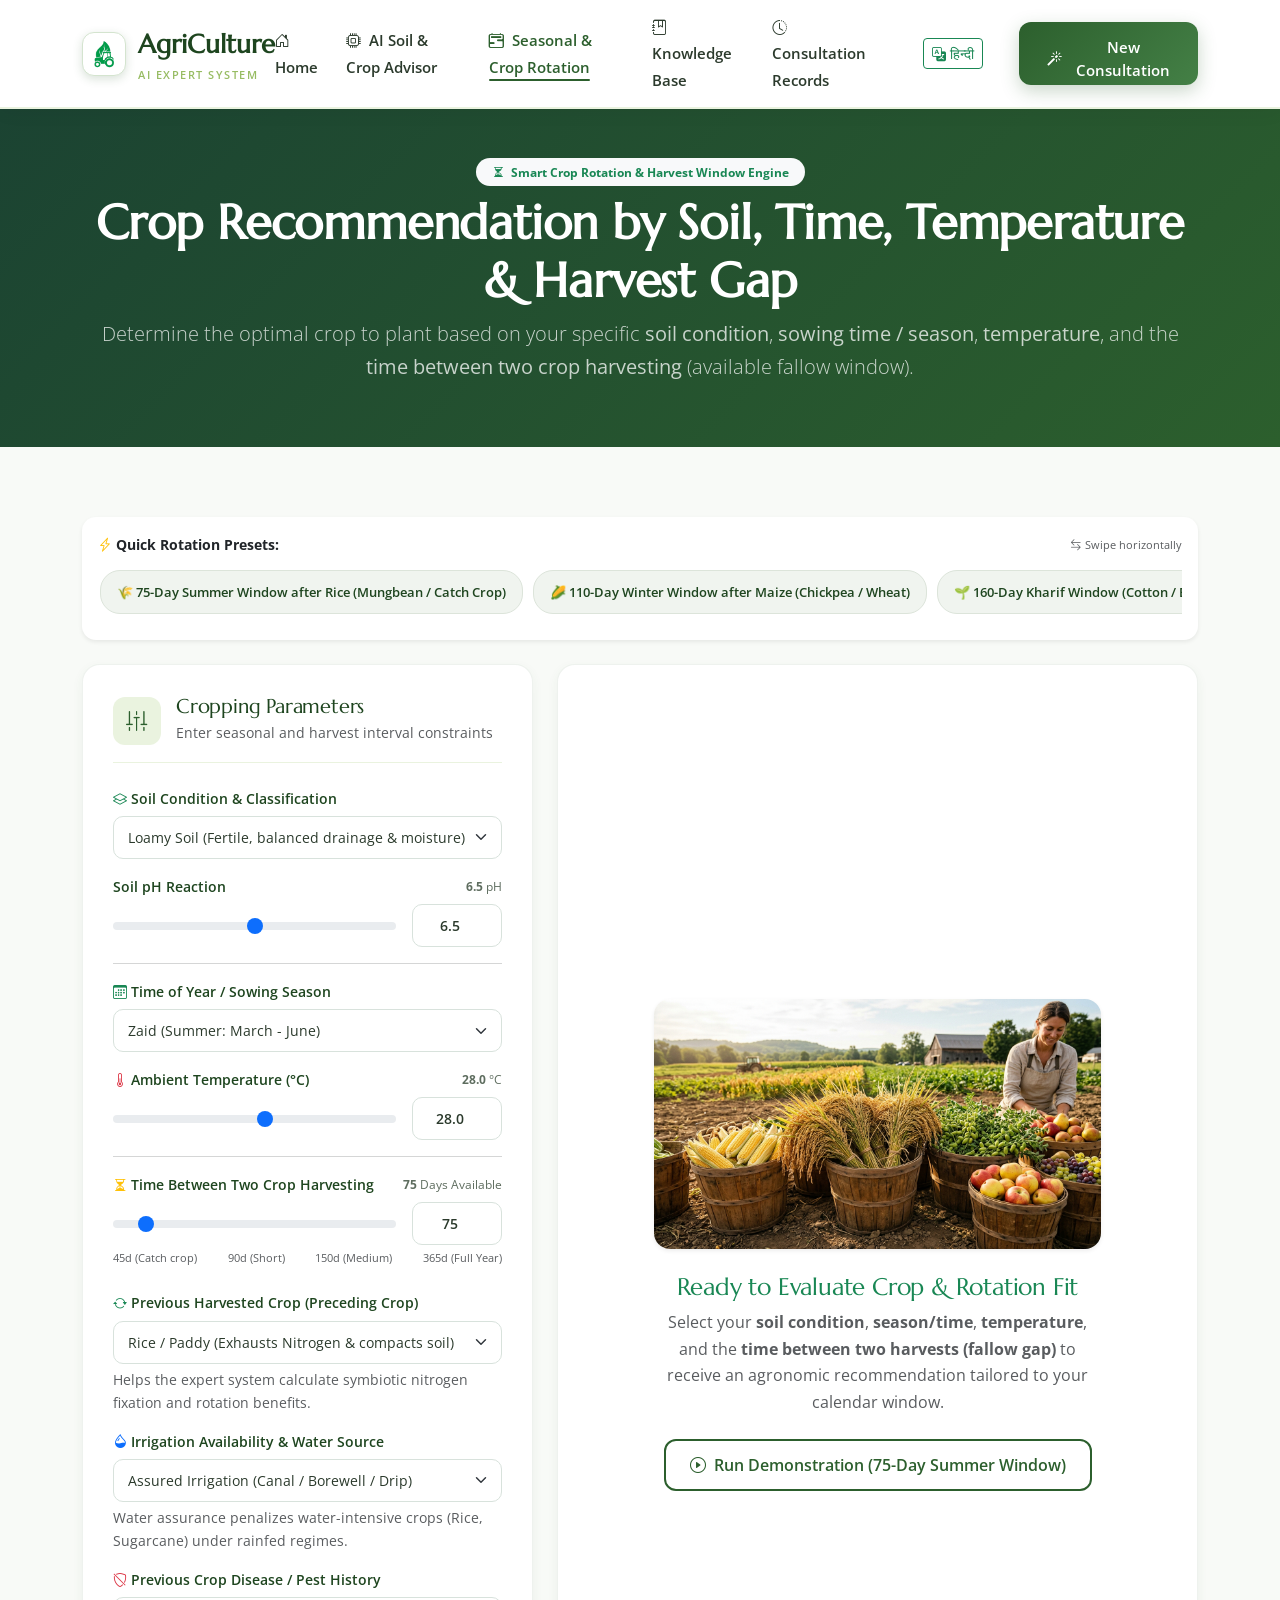
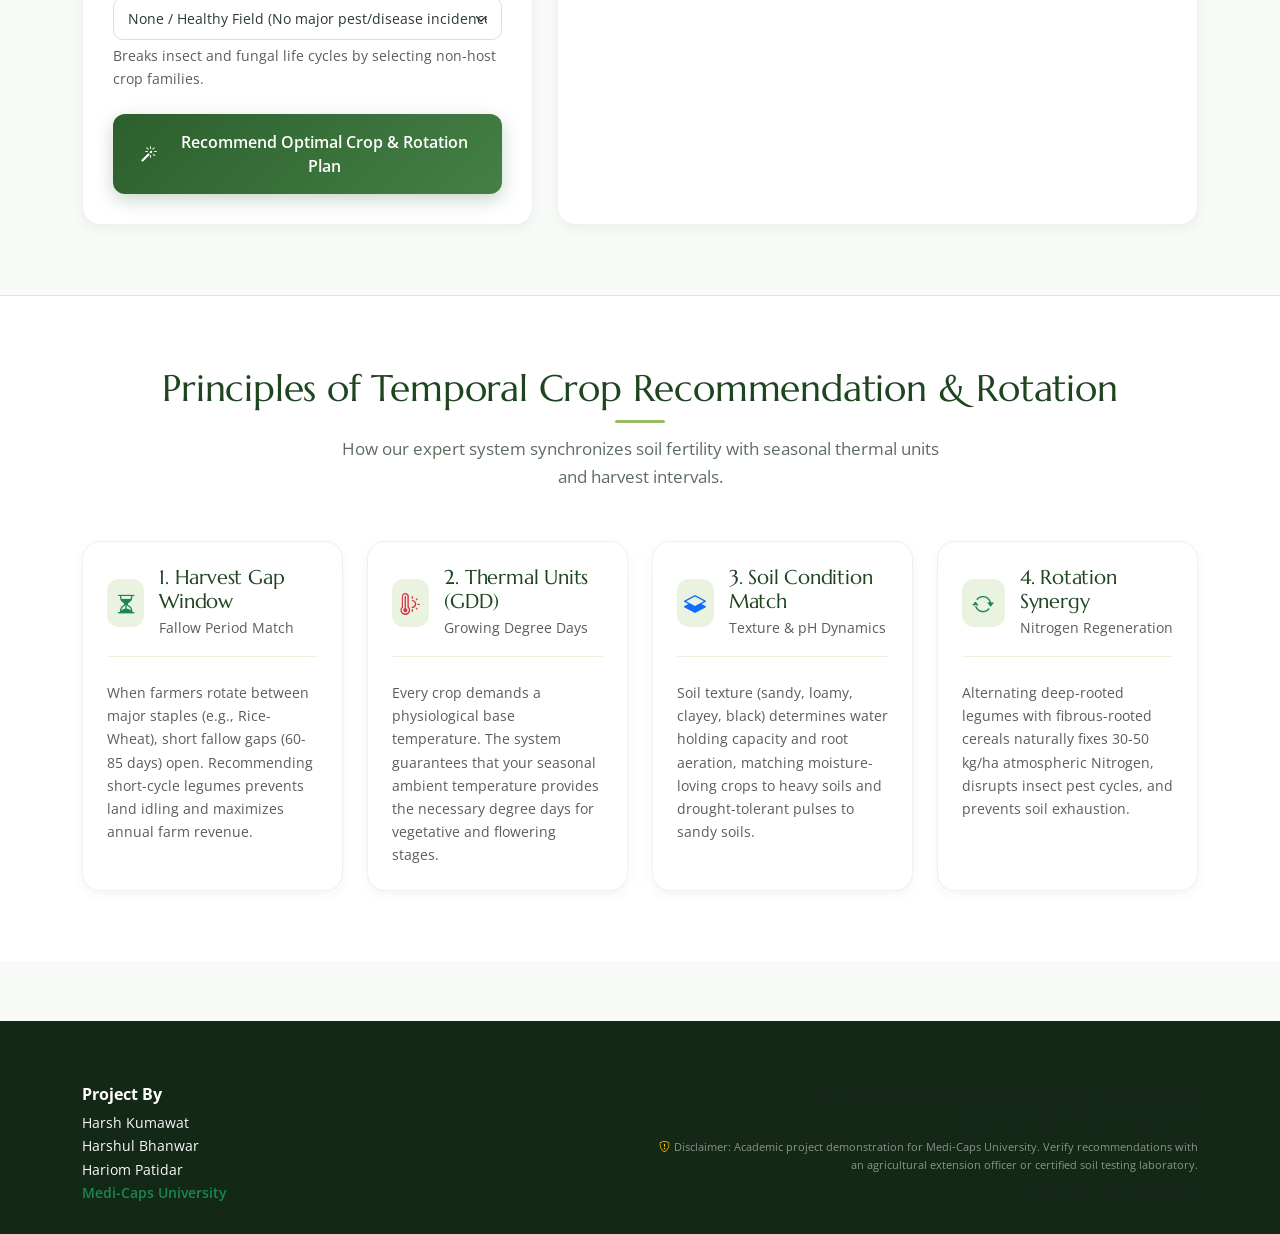
<file: templates/rotation.html>
<!DOCTYPE html>
<html lang="en">

<head>
  <meta charset="utf-8">
  <meta content="width=device-width, initial-scale=1.0" name="viewport">
  <title>Crop Recommendation by Soil, Time, Temp & Harvest Gap - AgriCulture</title>
  <meta name="description" content="AI Crop Recommendation based on Soil Condition, Sowing Season/Time, Temperature, and Time Between Two Crop Harvesting.">

  <!-- Favicon -->
  <link rel="icon" type="image/png" href="/static/assets/img/logo.png">

  <!-- Google Fonts -->
  <link rel="preconnect" href="https://fonts.googleapis.com">
  <link rel="preconnect" href="https://fonts.gstatic.com" crossorigin>
  <link href="https://fonts.googleapis.com/css2?family=Open+Sans:ital,wght@0,300;0,400;0,500;0,600;0,700;0,800&family=Marcellus:wght@400&display=swap" rel="stylesheet">

  <!-- Vendor CSS Files -->
  <link href="https://cdn.jsdelivr.net/npm/bootstrap@5.3.3/dist/css/bootstrap.min.css" rel="stylesheet">
  <link href="https://cdn.jsdelivr.net/npm/bootstrap-icons@1.11.3/font/bootstrap-icons.min.css" rel="stylesheet">

  <!-- Main CSS File -->
  <link href="/static/assets/css/main.css?v=2.2" rel="stylesheet">

  <style>
    @media print {
      /* Strictly hide all non-report elements */
      header,
      #header,
      .topbar,
      nav,
      #navmenu,
      section.py-5,
      .card.p-3.mb-4,
      .col-lg-5,
      #rot-placeholder,
      section.bg-white,
      footer,
      .footer,
      .btn,
      .d-flex.gap-2.mt-4.pt-3,
      .no-print {
        display: none !important;
      }

      html, body {
        background: #ffffff !important;
        background-color: #ffffff !important;
        color: #111111 !important;
        margin: 0 !important;
        padding: 0 !important;
        font-size: 10.5pt !important;
        -webkit-print-color-adjust: exact !important;
        print-color-adjust: exact !important;
      }

      @page {
        size: A4 portrait;
        margin: 10mm 15mm;
      }

      .section {
        padding: 0 !important;
        margin: 0 !important;
      }

      .container {
        max-width: 100% !important;
        width: 100% !important;
        padding: 0 !important;
        margin: 0 !important;
      }

      .row {
        margin: 0 !important;
        display: block !important;
      }

      .col-lg-7 {
        width: 100% !important;
        max-width: 100% !important;
        flex: 0 0 100% !important;
        padding: 0 !important;
      }

      #rot-results-display {
        display: block !important;
        box-shadow: none !important;
        border: 1.5px solid #2c5f2d !important;
        border-radius: 8px !important;
        margin: 0 !important;
        padding: 0 !important;
        width: 100% !important;
        background: #ffffff !important;
        break-inside: avoid;
        page-break-inside: avoid;
      }

      .results-header-banner {
        background: #2c5f2d !important;
        color: #ffffff !important;
        -webkit-print-color-adjust: exact !important;
        print-color-adjust: exact !important;
      }

      .print-rot-header {
        display: flex !important;
        justify-content: space-between !important;
        align-items: center !important;
        padding: 15px 20px !important;
        border-bottom: 2px solid #2c5f2d !important;
        background: #ffffff !important;
      }

      .print-rot-footer {
        display: block !important;
        padding: 15px 20px !important;
      }
    }
  </style>
</head>

<body>

  <!-- Header -->
  <header id="header" class="header sticky-top">
    <div class="container-fluid container-xl d-flex align-items-center justify-content-between position-relative">
      <a href="/" class="logo-brand">
        <div class="brand-icon">
          <img src="/static/assets/img/logo.png" alt="AgriCulture Logo" width="38" height="38">
        </div>
        <div>
          <span class="brand-text">AgriCulture</span>
          <span class="brand-tagline">AI Expert System</span>
        </div>
      </a>

      <nav id="navmenu" class="navmenu">
        <ul>
          <li><a href="/"><i class="bi bi-house-door me-1"></i> <span data-i18n="nav_home">Home</span></a></li>
          <li><a href="/advisor"><i class="bi bi-cpu me-1"></i> <span data-i18n="nav_advisor">AI Soil & Crop Advisor</span></a></li>
          <li><a href="/rotation" class="active"><i class="bi bi-calendar2-range me-1"></i> <span data-i18n="nav_rotation">Seasonal & Crop Rotation</span></a></li>
          <li><a href="/knowledge"><i class="bi bi-journal-bookmark me-1"></i> <span data-i18n="nav_knowledge">Knowledge Base</span></a></li>
          <li><a href="/history"><i class="bi bi-clock-history me-1"></i> <span data-i18n="nav_records">Consultation Records</span></a></li>
          <li><button type="button" class="btn btn-sm btn-outline-success ms-lg-2 d-inline-flex align-items-center" onclick="toggleLanguage()" title="Switch Language / भाषा बदलें"><i class="bi bi-translate me-1"></i><span id="lang-label">हिन्दी</span></button></li>
          <li><a href="/advisor" class="btn btn-sm btn-agri ms-2 text-white"><i class="bi bi-magic me-1"></i> <span data-i18n="nav_new_test">Test Soil</span></a></li>
        </ul>
      </nav>

      <!-- Mobile Hamburger Toggle -->
      <button class="mobile-nav-toggle bi bi-list" aria-label="Toggle Navigation Menu" type="button" aria-expanded="false" aria-controls="navmenu" title="Navigation Menu"></button>
    </div>
  </header>

  <!-- Hero Title Banner -->
  <section class="py-5" style="background: linear-gradient(135deg, #1b4332, #2c5f2d); color: #fff;">
    <div class="container text-center">
      <div class="badge bg-light text-success fw-bold px-3 py-2 rounded-pill mb-2">
        <i class="bi bi-hourglass-split me-1"></i> Smart Crop Rotation & Harvest Window Engine
      </div>
      <h1 class="display-5 fw-bold text-white mb-2">Crop Recommendation by Soil, Time, Temperature & Harvest Gap</h1>
      <p class="lead opacity-75 max-w-750 mx-auto">
        Determine the optimal crop to plant based on your specific <strong>soil condition</strong>, <strong>sowing time / season</strong>, <strong>temperature</strong>, and the <strong>time between two crop harvesting</strong> (available fallow window).
      </p>
    </div>
  </section>

  <!-- Interactive Rotation Section -->
  <section class="section">
    <div class="container">

      <!-- Preset Quick-Select Chips (Horizontally Swipeable Row) -->
      <div class="card p-3 mb-4 border-0 shadow-sm" style="border-radius: 14px; background: #ffffff;">
        <div class="d-flex align-items-center justify-content-between mb-2">
          <span class="fw-bold text-dark small"><i class="bi bi-lightning-charge text-warning me-1"></i>Quick Rotation Presets:</span>
          <span class="text-muted small" style="font-size: 11px;"><i class="bi bi-arrow-left-right me-1"></i>Swipe horizontally</span>
        </div>
        <div class="preset-swipeable-row">
          <button type="button" class="preset-chip" onclick="applyRotationPreset('summer_after_rice')">
            🌾 75-Day Summer Window after Rice (Mungbean / Catch Crop)
          </button>
          <button type="button" class="preset-chip" onclick="applyRotationPreset('winter_after_maize')">
            🌽 110-Day Winter Window after Maize (Chickpea / Wheat)
          </button>
          <button type="button" class="preset-chip" onclick="applyRotationPreset('cotton_rotation')">
            🌱 160-Day Kharif Window (Cotton / Black Soil)
          </button>
          <button type="button" class="preset-chip" onclick="applyRotationPreset('arid_catch')">
            🏜️ 70-Day Arid Sandy Fallow (Moth Beans)
          </button>
          <button type="button" class="preset-chip" onclick="applyRotationPreset('full_season')">
            ☀️ Full Year / No Gap Restriction (Annual / Perennial)
          </button>
        </div>
      </div>

      <div class="row g-4">
        <!-- Input Form Column -->
        <div class="col-lg-5">
          <div class="expert-card">
            <div class="card-header-styled">
              <div class="card-header-icon"><i class="bi bi-sliders2-vertical"></i></div>
              <div>
                <h4 class="mb-0 fs-5">Cropping Parameters</h4>
                <small class="text-muted">Enter seasonal and harvest interval constraints</small>
              </div>
            </div>

            <form id="rotation-form" onsubmit="runRotationInference(event)">

              <!-- 1. Soil Condition -->
              <div class="mb-3">
                <label class="form-label">
                  <span><i class="bi bi-layers text-success me-1"></i>Soil Condition & Classification</span>
                </label>
                <select class="form-select" id="rot_soil_condition">
                  <option value="Loamy" selected>Loamy Soil (Fertile, balanced drainage & moisture)</option>
                  <option value="Clayey">Clayey Soil (Heavy moisture-holding capacity)</option>
                  <option value="Sandy">Sandy Soil (High aeration, rapid drainage, light)</option>
                  <option value="Black">Black Cotton Soil (Rich in montmorillonite clay)</option>
                  <option value="Alluvial">Alluvial River Basin Soil (High silt & mineral fertility)</option>
                  <option value="Red">Red Soil (Iron-oxide rich, porous)</option>
                </select>
              </div>

              <!-- Soil Reaction (pH) -->
              <div class="mb-3">
                <div class="form-label d-flex justify-content-between align-items-center">
                  <span>Soil pH Reaction</span>
                  <span class="unit"><strong id="val_rot_ph">6.5</strong> pH</span>
                </div>
                <div class="d-flex align-items-center gap-3">
                  <input type="range" class="form-range" id="range_rot_ph" min="4.0" max="9.0" step="0.1" value="6.5" oninput="syncRotPh(this.value)">
                  <input type="number" class="form-control form-control-sm w-80" id="input_rot_ph" min="4.0" max="9.0" step="0.1" value="6.5" inputmode="decimal" oninput="syncRotPh(this.value)">
                </div>
              </div>

              <hr class="my-3 text-muted">

              <!-- 2. Time of Year / Sowing Season -->
              <div class="mb-3">
                <label class="form-label">
                  <span><i class="bi bi-calendar3 text-success me-1"></i>Time of Year / Sowing Season</span>
                </label>
                <select class="form-select" id="rot_time_of_year">
                  <option value="Kharif (Monsoon: June - October)">Kharif (Monsoon: June - October)</option>
                  <option value="Rabi (Winter: October - March)">Rabi (Winter: October - March)</option>
                  <option value="Zaid (Summer: March - June)" selected>Zaid (Summer: March - June)</option>
                  <option value="All Year / Perennial">All Year / Perennial</option>
                </select>
              </div>

              <!-- 3. Ambient Temperature -->
              <div class="mb-3">
                <div class="form-label d-flex justify-content-between align-items-center">
                  <span><i class="bi bi-thermometer-half text-danger me-1"></i>Ambient Temperature (°C)</span>
                  <span class="unit"><strong id="val_rot_temp">28.0</strong> °C</span>
                </div>
                <div class="d-flex align-items-center gap-3">
                  <input type="range" class="form-range" id="range_rot_temp" min="8" max="45" step="0.5" value="28.0" oninput="syncRotTemp(this.value)">
                  <input type="number" class="form-control form-control-sm w-80" id="input_rot_temp" min="8" max="45" step="0.5" value="28.0" inputmode="decimal" oninput="syncRotTemp(this.value)">
                </div>
              </div>

              <hr class="my-3 text-muted">

              <!-- 4. Time Between Two Crop Harvesting (Fallow Gap in Days) -->
              <div class="mb-4">
                <div class="form-label d-flex justify-content-between align-items-center">
                  <span><i class="bi bi-hourglass-split text-warning me-1"></i>Time Between Two Crop Harvesting</span>
                  <span class="unit"><strong id="val_rot_gap">75</strong> Days Available</span>
                </div>
                <div class="d-flex align-items-center gap-3">
                  <input type="range" class="form-range" id="range_rot_gap" min="45" max="365" step="5" value="75" oninput="syncRotGap(this.value)">
                  <input type="number" class="form-control form-control-sm w-80" id="input_rot_gap" min="45" max="365" step="5" value="75" inputmode="numeric" oninput="syncRotGap(this.value)">
                </div>
                <div class="d-flex justify-content-between text-muted small mt-1" style="font-size: 11px;">
                  <span>45d (Catch crop)</span>
                  <span>90d (Short)</span>
                  <span>150d (Medium)</span>
                  <span>365d (Full Year)</span>
                </div>
              </div>

              <!-- 5. Previous Crop (Rotation Synergy) -->
              <div class="mb-3">
                <label class="form-label">
                  <span><i class="bi bi-arrow-repeat text-success me-1"></i>Previous Harvested Crop (Preceding Crop)</span>
                </label>
                <select class="form-select" id="rot_prev_crop">
                  <option value="Rice (Paddy)" selected>Rice / Paddy (Exhausts Nitrogen & compacts soil)</option>
                  <option value="Wheat">Wheat (High nitrogen consumer)</option>
                  <option value="Maize (Corn)">Maize (Heavy nutrient feeder)</option>
                  <option value="Cotton">Cotton (Deep root exhaustion)</option>
                  <option value="Chickpea / Pulses">Pulses / Legumes (Soil enriched with nitrogen)</option>
                  <option value="Vegetables">Vegetables / Commercial</option>
                  <option value="None / Fallow Field">None / Fallow Field (Uncultivated)</option>
                </select>
                <small class="text-muted d-block mt-1">Helps the expert system calculate symbiotic nitrogen fixation and rotation benefits.</small>
              </div>

              <!-- 6. Irrigation Availability & Water Source -->
              <div class="mb-3">
                <label class="form-label">
                  <span><i class="bi bi-droplet-half text-primary me-1"></i><span data-i18n="rot_irrigation_label">Irrigation Availability & Water Source</span></span>
                </label>
                <select class="form-select" id="rot_irrigation_type">
                  <option value="Assured (Canal / Tube-well)" selected>Assured Irrigation (Canal / Borewell / Drip)</option>
                  <option value="Rainfed / Limited Moisture">Rainfed / Limited Moisture (Rain-dependent)</option>
                </select>
                <small class="text-muted d-block mt-1">Water assurance penalizes water-intensive crops (Rice, Sugarcane) under rainfed regimes.</small>
              </div>

              <!-- 7. Pest & Disease History -->
              <div class="mb-4">
                <label class="form-label">
                  <span><i class="bi bi-shield-slash text-danger me-1"></i><span data-i18n="rot_disease_label">Previous Crop Disease / Pest History</span></span>
                </label>
                <select class="form-select" id="rot_disease_history">
                  <option value="None / Healthy Field" selected>None / Healthy Field (No major pest/disease incidence)</option>
                  <option value="Soil-borne Fungal Wilt / Root Rot">Soil-borne Fungal Wilt / Root Rot (Fusarium / Rhizoctonia)</option>
                  <option value="Nematode Infestation">Nematode Infestation (Root-knot Meloidogyne)</option>
                  <option value="Stem Borer History">Stem Borer / Lepidopteran Infestation</option>
                </select>
                <small class="text-muted d-block mt-1">Breaks insect and fungal life cycles by selecting non-host crop families.</small>
              </div>

              <button type="submit" class="btn btn-agri w-100 py-3" id="btn-rot-submit">
                <i class="bi bi-magic me-2"></i> <span data-i18n="btn_rot_submit">Recommend Optimal Crop & Rotation Plan</span>
              </button>
            </form>
          </div>
        </div>

        <!-- Output / Results Column -->
        <div class="col-lg-7">
          <div id="rot-results-placeholder" class="expert-card d-flex flex-column align-items-center justify-content-center text-center p-5">
            <img src="/static/assets/img/crops_harvest.jpg" class="img-fluid rounded-4 mb-4 shadow-sm" style="max-height: 250px; object-fit: cover;" alt="Crops Harvest">
            <h4 class="text-success">Ready to Evaluate Crop & Rotation Fit</h4>
            <p class="text-muted" style="max-width: 440px;">
              Select your <strong>soil condition</strong>, <strong>season/time</strong>, <strong>temperature</strong>, and the <strong>time between two harvests (fallow gap)</strong> to receive an agronomic recommendation tailored to your calendar window.
            </p>
            <button class="btn btn-agri-outline mt-2" onclick="applyRotationPreset('summer_after_rice'); document.getElementById('btn-rot-submit').click();">
              <i class="bi bi-play-circle me-1"></i> Run Demonstration (75-Day Summer Window)
            </button>
          </div>

          <div id="rot-results-display" class="results-card d-none">
            <!-- Print-Only Rotation Report Header (Visible strictly when printing this report) -->
            <div class="print-rot-header d-none">
              <div>
                <div class="d-flex align-items-center gap-2 mb-1">
                  <span class="fs-4 text-success"><i class="bi bi-flower1"></i></span>
                  <span class="fs-4 fw-bold" style="font-family: 'Marcellus', serif; color: #1e451f;">AgriCulture</span>
                </div>
                <div class="small text-muted text-uppercase fw-bold">Temporal Crop Recommendation & Harvest Gap Plan</div>
              </div>
              <div class="text-end">
                <span class="badge bg-success-subtle text-success border border-success px-2 py-1">Rotation Advisory Plan</span>
                <div class="small text-muted mt-1" id="rot-print-timestamp"></div>
              </div>
            </div>

            <!-- Results Banner -->
            <div class="results-header-banner">
              <div>
                <span class="text-uppercase small tracking-wider text-light opacity-75">Optimal Recommended Crop</span>
                <h3 class="crop-badge-lg mt-1" id="rot-res-crop-name">
                  <i class="bi bi-patch-check-fill text-warning"></i> <span>Mung Bean</span>
                </h3>
                <div class="small text-light opacity-90" id="rot-res-crop-category">Pulses / Short-Duration Catch Crop</div>
              </div>
              <div class="text-end">
                <span class="confidence-pill" id="rot-res-score">99.5% Match</span>
                <div class="small mt-1 text-light opacity-75">Agronomic Compatibility</div>
              </div>
            </div>

            <div class="p-4">
              <!-- Harvest Window Match Visual Box -->
              <div class="p-3 bg-light rounded-3 border mb-4">
                <div class="d-flex justify-content-between align-items-center mb-2">
                  <h6 class="fw-bold text-dark mb-0"><i class="bi bi-hourglass-bottom text-success me-1"></i>Harvest Window Compatibility</h6>
                  <span class="badge bg-success-subtle text-success border border-success" id="rot-res-buffer-badge">
                    Fits Safely within Window
                  </span>
                </div>

                <div class="row g-2 text-center mt-2">
                  <div class="col-4">
                    <div class="p-2 bg-white rounded border">
                      <div class="small text-muted" style="font-size: 11px;">Your Available Gap</div>
                      <div class="fw-bold text-dark fs-5" id="rot-res-available-gap">75 Days</div>
                    </div>
                  </div>
                  <div class="col-4">
                    <div class="p-2 bg-white rounded border">
                      <div class="small text-muted" style="font-size: 11px;">Crop Maturity Time</div>
                      <div class="fw-bold text-success fs-5" id="rot-res-crop-duration">60 - 75 Days</div>
                    </div>
                  </div>
                  <div class="col-4">
                    <div class="p-2 bg-white rounded border">
                      <div class="small text-muted" style="font-size: 11px;">Safety Buffer</div>
                      <div class="fw-bold text-primary fs-5" id="rot-res-buffer-days">+10 Days</div>
                    </div>
                  </div>
                </div>
              </div>

              <!-- Explanation Facility Reasoning -->
              <div class="explanation-facility-box">
                <h5><i class="bi bi-chat-quote-fill text-success"></i>Inference Engine Agronomic Reasoning:</h5>
                <p id="rot-res-explanation" class="mb-0 text-dark" style="white-space: pre-line; line-height: 1.8;">
                  <!-- Filled dynamically -->
                </p>
              </div>

              <!-- Top Alternative Candidate Crops -->
              <div class="mt-4">
                <h6 class="fw-bold text-dark mb-3"><i class="bi bi-list-check text-success me-1"></i>Alternative Crops Fitting Your Harvest Gap & Conditions:</h6>
                <div class="row g-3" id="rot-res-alternatives">
                  <!-- Filled dynamically -->
                </div>
              </div>

              <!-- Soil Health & Rotation Benefits -->
              <div class="p-3 rounded-3 border mt-4" style="background: #eef7ee; border-color: #97bc62 !important;">
                <h6 class="fw-bold text-success mb-2"><i class="bi bi-shield-check me-1"></i>Soil Regeneration & Rotation Impact:</h6>
                <p class="small text-dark mb-0" id="rot-res-rotation-benefits">
                  <!-- Filled dynamically -->
                </p>
              </div>

              <!-- Action Buttons (Strictly hidden during print) -->
              <div class="d-flex gap-2 mt-4 pt-3 border-top no-print flex-wrap">
                <a href="/advisor" class="btn btn-agri flex-fill py-2">
                  <i class="bi bi-arrow-right-circle me-1"></i> Open in Fertilizer Advisor Studio
                </a>
                <button type="button" class="btn btn-agri-outline flex-fill py-2" onclick="window.print()">
                  <i class="bi bi-printer me-1"></i> Print / Download PDF Plan
                </button>
              </div>

              <!-- Print-Only Footer (Visible strictly when printing) -->
              <div class="print-rot-footer d-none pt-4 mt-3 border-top">
                <div class="d-flex justify-content-between text-muted small">
                  <div>
                    <strong class="text-dark">AgriCulture Expert System • Crop Rotation Engine</strong>
                    <div class="fw-bold text-dark mt-1">Project By:</div>
                    <div>Harsh Kumawat</div>
                    <div>Harshul Bhanwar</div>
                    <div>Hariom Patidar</div>
                    <div class="text-success fw-semibold">Medi-Caps University</div>
                  </div>
                  <div class="text-end">
                    <div>Agronomic Verification:</div>
                    <div class="border-top mt-4 pt-1" style="width: 170px;">Examiner / Field Officer</div>
                  </div>
                </div>
              </div>

            </div>
          </div>
        </div>
      </div>

    </div>
  </section>

  <!-- Agronomic Rotation Science Section -->
  <section class="section bg-white border-top">
    <div class="container">
      <div class="section-title">
        <h2>Principles of Temporal Crop Recommendation & Rotation</h2>
        <p>How our expert system synchronizes soil fertility with seasonal thermal units and harvest intervals.</p>
      </div>

      <div class="row g-4">
        <div class="col-lg-3 col-md-6">
          <div class="expert-card p-4 h-100">
            <div class="card-header-styled">
              <div class="card-header-icon text-success"><i class="bi bi-hourglass-split"></i></div>
              <div>
                <h5 class="mb-0">1. Harvest Gap Window</h5>
                <small class="text-muted">Fallow Period Match</small>
              </div>
            </div>
            <p class="small text-muted mb-0">
              When farmers rotate between major staples (e.g., Rice-Wheat), short fallow gaps (60-85 days) open. Recommending short-cycle legumes prevents land idling and maximizes annual farm revenue.
            </p>
          </div>
        </div>

        <div class="col-lg-3 col-md-6">
          <div class="expert-card p-4 h-100">
            <div class="card-header-styled">
              <div class="card-header-icon text-danger"><i class="bi bi-thermometer-sun"></i></div>
              <div>
                <h5 class="mb-0">2. Thermal Units (GDD)</h5>
                <small class="text-muted">Growing Degree Days</small>
              </div>
            </div>
            <p class="small text-muted mb-0">
              Every crop demands a physiological base temperature. The system guarantees that your seasonal ambient temperature provides the necessary degree days for vegetative and flowering stages.
            </p>
          </div>
        </div>

        <div class="col-lg-3 col-md-6">
          <div class="expert-card p-4 h-100">
            <div class="card-header-styled">
              <div class="card-header-icon text-primary"><i class="bi bi-layers-half"></i></div>
              <div>
                <h5 class="mb-0">3. Soil Condition Match</h5>
                <small class="text-muted">Texture & pH Dynamics</small>
              </div>
            </div>
            <p class="small text-muted mb-0">
              Soil texture (sandy, loamy, clayey, black) determines water holding capacity and root aeration, matching moisture-loving crops to heavy soils and drought-tolerant pulses to sandy soils.
            </p>
          </div>
        </div>

        <div class="col-lg-3 col-md-6">
          <div class="expert-card p-4 h-100">
            <div class="card-header-styled">
              <div class="card-header-icon text-success"><i class="bi bi-arrow-repeat"></i></div>
              <div>
                <h5 class="mb-0">4. Rotation Synergy</h5>
                <small class="text-muted">Nitrogen Regeneration</small>
              </div>
            </div>
            <p class="small text-muted mb-0">
              Alternating deep-rooted legumes with fibrous-rooted cereals naturally fixes 30-50 kg/ha atmospheric Nitrogen, disrupts insect pest cycles, and prevents soil exhaustion.
            </p>
          </div>
        </div>
      </div>
    </div>
  </section>

  <!-- Footer -->
  <footer class="footer">
    <div class="container">
      <div class="row gy-3 justify-content-between align-items-center">
        <div class="col-md-6 text-center text-md-start">
          <div class="fw-bold text-white mb-1">Project By</div>
          <div class="small text-light opacity-90">Harsh Kumawat</div>
          <div class="small text-light opacity-90">Harshul Bhanwar</div>
          <div class="small text-light opacity-90">Hariom Patidar</div>
          <div class="small text-success fw-semibold">Medi-Caps University</div>
        </div>
        <div class="col-md-6 text-center text-md-end small text-muted">
          <div>AgriCulture Smart Crop & Fertilizer Advisor Expert System</div>
          <div>Academic Subject Project • AgriTech</div>
          <div class="mt-2 text-white-50" style="font-size: 11px;">
            <i class="bi bi-shield-exclamation text-warning me-1"></i>Disclaimer: Academic project demonstration for Medi-Caps University. Verify recommendations with an agricultural extension officer or certified soil testing laboratory.
          </div>
          <div class="mt-1 opacity-75">© 2026 All rights reserved.</div>
        </div>
      </div>
    </div>
  </footer>

  <script src="https://cdn.jsdelivr.net/npm/bootstrap@5.3.3/dist/js/bootstrap.bundle.min.js"></script>
  <script src="/static/assets/js/main.js?v=2.2"></script>
  <script src="/static/assets/js/i18n.js?v=2.2"></script>

  <script>
    const ROTATION_PRESETS = {
      summer_after_rice: {
        soil: "Loamy", ph: 6.5, time: "Zaid (Summer: March - June)",
        temp: 30.0, gap: 75, prev: "Rice (Paddy)",
        irrigation: "Assured (Canal / Tube-well)", disease: "None / Healthy Field"
      },
      winter_after_maize: {
        soil: "Black", ph: 7.2, time: "Rabi (Winter: October - March)",
        temp: 18.0, gap: 110, prev: "Maize (Corn)",
        irrigation: "Assured (Canal / Tube-well)", disease: "None / Healthy Field"
      },
      cotton_rotation: {
        soil: "Black", ph: 7.0, time: "Kharif (Monsoon: June - October)",
        temp: 26.0, gap: 160, prev: "Wheat",
        irrigation: "Assured (Canal / Tube-well)", disease: "None / Healthy Field"
      },
      arid_catch: {
        soil: "Sandy", ph: 7.0, time: "Zaid (Summer: March - June)",
        temp: 32.0, gap: 70, prev: "None / Fallow Field",
        irrigation: "Rainfed / Limited Moisture", disease: "None / Healthy Field"
      },
      full_season: {
        soil: "Alluvial", ph: 6.5, time: "All Year / Any Season",
        temp: 25.0, gap: 365, prev: "None / Fallow Field",
        irrigation: "Assured (Canal / Tube-well)", disease: "None / Healthy Field"
      }
    };

    function syncRotPh(val) {
      const num = parseFloat(val);
      if (!isNaN(num)) {
        document.getElementById('range_rot_ph').value = num;
        document.getElementById('input_rot_ph').value = num;
        document.getElementById('val_rot_ph').innerText = num.toFixed(1);
      }
    }

    function syncRotTemp(val) {
      const num = parseFloat(val);
      if (!isNaN(num)) {
        document.getElementById('range_rot_temp').value = num;
        document.getElementById('input_rot_temp').value = num;
        document.getElementById('val_rot_temp').innerText = num.toFixed(1);
      }
    }

    function syncRotGap(val) {
      const num = parseInt(val);
      if (!isNaN(num)) {
        document.getElementById('range_rot_gap').value = num;
        document.getElementById('input_rot_gap').value = num;
        document.getElementById('val_rot_gap').innerText = (num >= 330 ? '365+ (Full Year)' : num + ' Days');
      }
    }

    function applyRotationPreset(name) {
      const p = ROTATION_PRESETS[name];
      if (!p) return;
      document.getElementById('rot_soil_condition').value = p.soil;
      syncRotPh(p.ph);
      document.getElementById('rot_time_of_year').value = p.time;
      syncRotTemp(p.temp);
      syncRotGap(p.gap);
      document.getElementById('rot_prev_crop').value = p.prev;
      if (p.irrigation && document.getElementById('rot_irrigation_type')) {
        document.getElementById('rot_irrigation_type').value = p.irrigation;
      }
      if (p.disease && document.getElementById('rot_disease_history')) {
        document.getElementById('rot_disease_history').value = p.disease;
      }
    }

    async function runRotationInference(e) {
      e.preventDefault();
      const btn = document.getElementById('btn-rot-submit');
      const originalText = btn.innerHTML;
      btn.innerHTML = `<span class="spinner-border spinner-border-sm me-2"></span>Evaluating Harvest Gap & Rotation Rules...`;
      btn.disabled = true;

      const payload = {
        soil_condition: document.getElementById('rot_soil_condition').value,
        ph: parseFloat(document.getElementById('range_rot_ph').value),
        time_of_year: document.getElementById('rot_time_of_year').value,
        temperature: parseFloat(document.getElementById('range_rot_temp').value),
        harvest_gap_days: parseInt(document.getElementById('range_rot_gap').value),
        previous_crop: document.getElementById('rot_prev_crop').value,
        irrigation_type: document.getElementById('rot_irrigation_type') ? document.getElementById('rot_irrigation_type').value : "Assured (Canal / Tube-well)",
        disease_history: document.getElementById('rot_disease_history') ? document.getElementById('rot_disease_history').value : "None / Healthy Field"
      };

      try {
        const response = await fetch('/api/recommend-rotation', {
          method: 'POST',
          headers: { 'Content-Type': 'application/json' },
          body: JSON.stringify(payload)
        });

        const data = await response.json();
        if (!response.ok) {
          alert("Error: " + (data.error || "Inference failed"));
          return;
        }

        renderRotationResults(data);
      } catch (err) {
        console.error(err);
        alert("Failed to connect to rotation expert system backend: " + err.message);
      } finally {
        btn.innerHTML = originalText;
        btn.disabled = false;
      }
    }

    function renderRotationResults(data) {
      document.getElementById('rot-results-placeholder').classList.add('d-none');
      const disp = document.getElementById('rot-results-display');
      disp.classList.remove('d-none');

      const top = data.primary_recommendation;
      const inp = data.inputs;

      const tsEl = document.getElementById('rot-print-timestamp');
      if (tsEl) {
        tsEl.innerText = 'Generated: ' + new Date().toLocaleString();
      }

      document.getElementById('rot-res-crop-name').innerHTML = `<i class="bi bi-patch-check-fill text-warning"></i> <span>${top.display_name}</span>`;
      document.getElementById('rot-res-crop-category').innerText = `${top.category} • Preferred Season: ${top.season}`;
      document.getElementById('rot-res-score').innerText = `${top.suitability_score}% Match`;

      // Harvest window box
      document.getElementById('rot-res-available-gap').innerText = `${inp.harvest_gap_days} Days`;
      document.getElementById('rot-res-crop-duration').innerText = top.duration_days;
      
      const buffer = inp.harvest_gap_days - top.duration_max;
      const bufferBadge = document.getElementById('rot-res-buffer-badge');
      const bufferDays = document.getElementById('rot-res-buffer-days');

      if (inp.harvest_gap_days >= 300) {
        bufferBadge.className = 'badge bg-success text-white border border-success';
        bufferBadge.innerText = 'Full Season Availability (Fits Safely)';
        bufferDays.innerText = 'No Window Limit';
      } else if (inp.harvest_gap_days >= top.duration_max) {
        bufferBadge.className = 'badge bg-success text-white border border-success';
        bufferBadge.innerText = 'Fits Safely';
        bufferDays.innerText = `+${buffer} Days Buffer`;
      } else if (inp.harvest_gap_days >= top.duration_min) {
        bufferBadge.className = 'badge bg-warning text-dark border border-warning';
        bufferBadge.innerText = 'Tight Fit';
        bufferDays.innerText = `${buffer} Days (${inp.harvest_gap_days}d vs ${top.duration_min}-${top.duration_max}d)`;
      } else {
        bufferBadge.className = 'badge bg-danger text-white border border-danger';
        bufferBadge.innerText = 'Does Not Fit';
        const deficit = top.duration_min - inp.harvest_gap_days;
        bufferDays.innerText = `${buffer} Days (Deficit: ${deficit}d min)`;
      }

      // Explanation narrative
      document.getElementById('rot-res-explanation').innerText = data.explanation;

      // Rotation benefits
      document.getElementById('rot-res-rotation-benefits').innerHTML = `<strong>Agronomic Field Benefit:</strong> ${top.rotation_benefits || 'Promotes balanced soil nutrient recovery and suppresses continuous crop weeds.'}`;

      // Alternatives list
      const altContainer = document.getElementById('rot-res-alternatives');
      altContainer.innerHTML = '';
      if (data.top_alternatives && data.top_alternatives.length > 0) {
        data.top_alternatives.forEach(alt => {
          const altBuffer = inp.harvest_gap_days - alt.duration_max;
          let altBadgeClass = 'bg-success text-white';
          let altBadgeText = 'Fits';
          if (inp.harvest_gap_days < alt.duration_min) {
            altBadgeClass = 'bg-danger text-white';
            altBadgeText = 'Does Not Fit';
          } else if (inp.harvest_gap_days < alt.duration_max) {
            altBadgeClass = 'bg-warning text-dark';
            altBadgeText = 'Tight';
          }
          const col = document.createElement('div');
          col.className = 'col-md-4';
          col.innerHTML = `
            <div class="p-3 bg-light rounded-3 border h-100">
              <div class="d-flex justify-content-between align-items-center mb-1">
                <strong class="text-dark">${alt.display_name}</strong>
                <span class="badge ${altBadgeClass} px-2 py-1" style="font-size: 10px;">${altBadgeText}</span>
              </div>
              <div class="small text-muted mb-1"><i class="bi bi-clock me-1"></i>${alt.duration_days} (Buffer: ${altBuffer >= 0 ? '+' : ''}${altBuffer}d)</div>
              <div class="small text-muted" style="font-size: 11px;">${alt.category} • Match: ${alt.suitability_score}%</div>
            </div>
          `;
          altContainer.appendChild(col);
        });
      }

      disp.scrollIntoView({ behavior: 'smooth', block: 'start' });
    }
  </script>
</body>

</html>
</file>
<file: static/assets/css/main.css>
/**
* AgriTech - Smart Crop & Fertilizer Advisor Expert System
* Styled based on AgriCulture Theme System (BootstrapMade inspired)
*/

:root {
  --primary-color: #2c5f2d;
  --primary-dark: #1e451f;
  --primary-light: #448046;
  --accent-color: #97bc62;
  --accent-light: #eaf3df;
  --accent-gold: #c5a059;
  --earth-brown: #8d6e63;
  --bg-light: #f8faf7;
  --surface-card: #ffffff;
  --text-main: #2b3a2c;
  --text-muted: #5e6d5f;
  --heading-font: 'Marcellus', Georgia, serif;
  --body-font: 'Open Sans', system-ui, -apple-system, sans-serif;
  --border-radius-lg: 18px;
  --border-radius-md: 12px;
  --shadow-sm: 0 4px 12px rgba(44, 95, 45, 0.06);
  --shadow-md: 0 10px 30px rgba(44, 95, 45, 0.10);
  --shadow-lg: 0 20px 45px rgba(27, 67, 50, 0.16);
}

body {
  font-family: var(--body-font);
  color: var(--text-main);
  background-color: var(--bg-light);
  line-height: 1.65;
  overflow-x: hidden;
}

h1, h2, h3, h4, h5, h6, .sitename, .service-heading, .content-title {
  font-family: var(--heading-font);
  color: var(--primary-dark);
  letter-spacing: -0.2px;
}

/* Header & Nav */
.header {
  background: rgba(255, 255, 255, 0.98);
  padding: 14px 0;
  box-shadow: 0 2px 20px rgba(0, 0, 0, 0.05);
  z-index: 1040;
  border-bottom: 2px solid var(--accent-light);
}

.header .container-fluid {
  position: relative;
}

.logo-brand {
  display: flex;
  align-items: center;
  gap: 12px;
  text-decoration: none;
}

.logo-brand .brand-icon {
  width: 44px;
  height: 44px;
  background: #ffffff;
  border-radius: 12px;
  display: flex;
  align-items: center;
  justify-content: center;
  overflow: hidden;
  box-shadow: 0 3px 10px rgba(44, 95, 45, 0.18);
  border: 1.5px solid #d4e4cf;
  padding: 2px;
  flex-shrink: 0;
}

.logo-brand .brand-icon img {
  width: 100%;
  height: 100%;
  object-fit: contain;
  display: block;
}

.logo-brand .brand-text {
  font-family: var(--heading-font);
  font-size: 26px;
  font-weight: 700;
  color: var(--primary-dark);
}

.logo-brand .brand-tagline {
  font-size: 11px;
  text-transform: uppercase;
  letter-spacing: 1.5px;
  color: var(--accent-color);
  font-weight: 600;
  display: block;
}

.navmenu ul {
  list-style: none;
  margin: 0;
  padding: 0;
  display: flex;
  align-items: center;
  gap: 28px;
}

.navmenu a {
  text-decoration: none;
  color: var(--text-main);
  font-size: 15px;
  font-weight: 600;
  transition: all 0.3s ease;
  position: relative;
  padding-bottom: 4px;
}

.navmenu a:hover, .navmenu a.active {
  color: var(--primary-color);
}

.navmenu a.active::after {
  content: '';
  position: absolute;
  bottom: 0;
  left: 0;
  width: 100%;
  height: 2px;
  background: var(--primary-color);
  border-radius: 2px;
}

/* Hero Section */
.hero-section {
  position: relative;
  background: linear-gradient(135deg, rgba(20, 54, 33, 0.88), rgba(44, 95, 45, 0.75)), url('../img/hero-bg.jpg') center/cover no-repeat;
  color: #fff;
  padding: 100px 0 130px;
  border-bottom-left-radius: 40px;
  border-bottom-right-radius: 40px;
}

.hero-badge {
  display: inline-flex;
  align-items: center;
  gap: 8px;
  background: rgba(255, 255, 255, 0.18);
  backdrop-filter: blur(10px);
  border: 1px solid rgba(255, 255, 255, 0.3);
  padding: 6px 16px;
  border-radius: 50px;
  font-size: 13px;
  font-weight: 600;
  letter-spacing: 1px;
  text-transform: uppercase;
  color: #eaf3df;
  margin-bottom: 20px;
}

.hero-title {
  font-size: 3.2rem;
  font-weight: 700;
  line-height: 1.15;
  color: #ffffff;
  margin-bottom: 20px;
}

.hero-subtitle {
  font-size: 1.15rem;
  color: #eaf3df;
  max-width: 650px;
  margin-bottom: 30px;
}

/* Feature pill cards */
.hero-features {
  display: flex;
  gap: 15px;
  flex-wrap: wrap;
}

.feature-pill {
  background: rgba(255, 255, 255, 0.12);
  border: 1px solid rgba(255, 255, 255, 0.2);
  padding: 10px 18px;
  border-radius: 30px;
  font-size: 14px;
  display: flex;
  align-items: center;
  gap: 8px;
  backdrop-filter: blur(5px);
}

/* Cards & Section Styling */
.section {
  padding: 70px 0;
}

.section-title {
  text-align: center;
  margin-bottom: 50px;
}

.section-title h2 {
  font-size: 2.3rem;
  color: var(--primary-dark);
  position: relative;
  display: inline-block;
  margin-bottom: 12px;
}

.section-title h2::after {
  content: '';
  display: block;
  width: 50px;
  height: 3px;
  background: var(--accent-color);
  margin: 10px auto 0;
  border-radius: 2px;
}

.section-title p {
  color: var(--text-muted);
  font-size: 1.05rem;
  max-width: 600px;
  margin: 0 auto;
}

.expert-card {
  background: var(--surface-card);
  border-radius: var(--border-radius-lg);
  border: 1px solid rgba(44, 95, 45, 0.08);
  box-shadow: var(--shadow-sm);
  padding: 30px;
  transition: all 0.35s ease;
  height: 100%;
}

.expert-card:hover {
  transform: translateY(-5px);
  box-shadow: var(--shadow-md);
  border-color: rgba(44, 95, 45, 0.2);
}

.card-header-styled {
  display: flex;
  align-items: center;
  gap: 15px;
  margin-bottom: 24px;
  padding-bottom: 16px;
  border-bottom: 1px solid var(--accent-light);
}

.card-header-icon {
  width: 48px;
  height: 48px;
  border-radius: 12px;
  background: var(--accent-light);
  color: var(--primary-color);
  display: flex;
  align-items: center;
  justify-content: center;
  font-size: 22px;
}

/* Forms */
.form-label {
  font-weight: 600;
  font-size: 14px;
  color: var(--primary-dark);
  margin-bottom: 6px;
  display: flex;
  justify-content: space-between;
}

.form-label .unit {
  font-weight: 400;
  color: var(--text-muted);
  font-size: 12px;
}

.form-control, .form-select {
  border: 1.5px solid #d8e2dc;
  border-radius: 10px;
  padding: 10px 14px;
  font-size: 14px;
  transition: all 0.2s ease;
  color: var(--text-main);
}

.form-control:focus, .form-select:focus {
  border-color: var(--primary-color);
  box-shadow: 0 0 0 3px rgba(44, 95, 45, 0.15);
}

.input-slider-sync {
  margin-top: 6px;
}

.form-range {
  accent-color: var(--primary-color);
}

.preset-swipeable-row {
  display: flex;
  flex-wrap: nowrap;
  overflow-x: auto;
  -webkit-overflow-scrolling: touch;
  scrollbar-width: thin;
  scrollbar-color: #c5dcbe transparent;
  gap: 10px;
  padding: 6px 2px 10px 2px;
}

.preset-swipeable-row::-webkit-scrollbar {
  height: 5px;
}

.preset-swipeable-row::-webkit-scrollbar-track {
  background: transparent;
}

.preset-swipeable-row::-webkit-scrollbar-thumb {
  background: #c5dcbe;
  border-radius: 4px;
}

.preset-chip {
  cursor: pointer;
  background: #f0f4ef;
  border: 1px solid #dce4da;
  padding: 8px 16px;
  border-radius: 20px;
  font-size: 13px;
  font-weight: 600;
  color: var(--primary-dark);
  transition: all 0.2s ease;
  white-space: nowrap;
  flex-shrink: 0;
  display: inline-flex;
  align-items: center;
  min-height: 44px;
}

.preset-chip:hover {
  background: var(--primary-color);
  color: #fff;
  border-color: var(--primary-color);
}

.w-80 {
  width: 90px !important;
  min-width: 80px !important;
  max-width: 95px !important;
  flex-shrink: 0;
  text-align: center;
  font-weight: 600;
}

/* Buttons */
.btn-agri {
  background: linear-gradient(135deg, var(--primary-color), var(--primary-light));
  color: #fff;
  font-weight: 600;
  padding: 14px 28px;
  border-radius: 12px;
  border: none;
  display: inline-flex;
  align-items: center;
  justify-content: center;
  gap: 10px;
  transition: all 0.3s ease;
  box-shadow: 0 6px 18px rgba(44, 95, 45, 0.25);
  text-decoration: none;
}

.btn-agri:hover {
  background: linear-gradient(135deg, var(--primary-dark), var(--primary-color));
  color: #fff;
  transform: translateY(-2px);
  box-shadow: 0 10px 24px rgba(44, 95, 45, 0.35);
}

.btn-agri-outline {
  border: 2px solid var(--primary-color);
  color: var(--primary-color);
  font-weight: 600;
  padding: 12px 24px;
  border-radius: 12px;
  background: transparent;
  transition: all 0.3s ease;
  text-decoration: none;
}

.btn-agri-outline:hover {
  background: var(--primary-color);
  color: #fff;
}

/* Recommendation Results Banner */
.results-card {
  background: #ffffff;
  border: 2px solid var(--accent-color);
  border-radius: var(--border-radius-lg);
  box-shadow: var(--shadow-lg);
  overflow: hidden;
  position: relative;
}

.results-header-banner {
  background: linear-gradient(135deg, #1b4332, #2c5f2d);
  color: #ffffff;
  padding: 24px 30px;
  display: flex;
  align-items: center;
  justify-content: space-between;
}

.crop-badge-lg {
  font-family: var(--heading-font);
  font-size: 2.2rem;
  font-weight: 700;
  color: #ffffff;
  margin: 0;
  display: flex;
  align-items: center;
  gap: 12px;
}

.confidence-pill {
  background: rgba(255, 255, 255, 0.2);
  border: 1px solid rgba(255, 255, 255, 0.4);
  padding: 6px 16px;
  border-radius: 30px;
  font-size: 14px;
  font-weight: 600;
}

.dosage-highlight-box {
  background: linear-gradient(135deg, #f3faed, #e5f4d8);
  border: 1.5px solid var(--accent-color);
  border-radius: var(--border-radius-md);
  padding: 20px;
  text-align: center;
  margin-bottom: 20px;
}

.dosage-val {
  font-size: 2rem;
  font-weight: 800;
  color: var(--primary-dark);
}

.explanation-facility-box {
  background: #fdfdfc;
  border-left: 4px solid var(--primary-color);
  border-radius: 8px;
  padding: 18px 22px;
  margin: 20px 0;
  box-shadow: 0 2px 8px rgba(0,0,0,0.03);
}

.explanation-facility-box h5 {
  color: var(--primary-dark);
  font-size: 16px;
  font-weight: 700;
  display: flex;
  align-items: center;
  gap: 8px;
  margin-bottom: 10px;
}

/* Rule pill badge */
.rule-tag {
  display: inline-flex;
  align-items: center;
  gap: 6px;
  background: #eef5e9;
  color: #275628;
  font-weight: 600;
  padding: 6px 12px;
  border-radius: 6px;
  font-size: 13px;
  margin-right: 8px;
  margin-bottom: 8px;
}

/* Footer */
.footer {
  background: #142817;
  color: #d1dfd2;
  padding: 60px 0 30px;
  margin-top: 60px;
}

.footer h4 {
  color: #ffffff;
  font-size: 18px;
  margin-bottom: 20px;
  position: relative;
  padding-bottom: 8px;
}

.footer h4::after {
  content: '';
  position: absolute;
  bottom: 0;
  left: 0;
  width: 35px;
  height: 2px;
  background: var(--accent-color);
}

.footer a {
  color: #b7ceb9;
  text-decoration: none;
  transition: all 0.2s ease;
}

.footer a:hover {
  color: #ffffff;
  padding-left: 4px;
}

/* History table */
.table-custom {
  background: #fff;
  border-radius: 12px;
  overflow: hidden;
  box-shadow: var(--shadow-sm);
}

.table-custom thead {
  background: #234d24;
  color: #fff;
}

.table-custom th {
  padding: 14px 16px;
  font-weight: 600;
  font-size: 13px;
  text-transform: uppercase;
  letter-spacing: 0.5px;
}

.table-custom td {
  padding: 14px 16px;
  font-size: 14px;
  vertical-align: middle;
}

.table-custom tbody tr:hover {
  background-color: #f7faf5;
}

/* Diagram styling */
.diagram-container {
  background: #ffffff;
  border-radius: var(--border-radius-lg);
  padding: 25px;
  border: 1px solid #e1e9df;
  box-shadow: var(--shadow-sm);
}

.mermaid {
  text-align: center;
}

/* Mobile Navigation Backdrop & Toggle */
.mobile-nav-backdrop {
  position: fixed;
  inset: 0;
  background: rgba(12, 28, 12, 0.55);
  backdrop-filter: blur(2px);
  -webkit-backdrop-filter: blur(2px);
  z-index: 1030;
  opacity: 0;
  visibility: hidden;
  pointer-events: none;
  transition: opacity 0.22s ease, visibility 0.22s ease;
}

.mobile-nav-backdrop.active {
  opacity: 1;
  visibility: visible;
  pointer-events: auto;
}

.mobile-nav-toggle {
  display: none;
  font-size: 26px;
  color: var(--primary-color);
  cursor: pointer;
  line-height: 1;
  width: 44px;
  height: 44px;
  min-width: 44px;
  min-height: 44px;
  border-radius: 10px;
  background: #f0f7ed;
  border: 1.5px solid #d0e4cc;
  transition: all 0.2s ease;
  align-items: center;
  justify-content: center;
  touch-action: manipulation;
  -webkit-tap-highlight-color: transparent;
  user-select: none;
  z-index: 1060;
}

.mobile-nav-toggle:hover,
.mobile-nav-toggle:focus-visible {
  background: var(--primary-color);
  color: #ffffff;
  border-color: var(--primary-color);
}

.mobile-nav-toggle:active {
  transform: scale(0.92);
}

body.mobile-nav-open {
  overflow: hidden;
}

/* Responsive & Mobile Port */
@media (max-width: 991px) {
  .header {
    background: #ffffff !important;
    backdrop-filter: none !important;
    -webkit-backdrop-filter: none !important;
    padding: 12px 0 !important;
    z-index: 1040 !important;
  }

  .mobile-nav-toggle {
    display: flex !important;
  }

  .navmenu {
    position: fixed !important;
    top: 72px !important;
    right: 15px !important;
    left: auto !important;
    width: min(340px, calc(100vw - 30px)) !important;
    max-height: calc(100dvh - 85px) !important;
    overflow-y: auto !important;
    overscroll-behavior: contain !important;
    background: #ffffff !important;
    border-radius: 16px !important;
    border: 1.5px solid #d4e4cf !important;
    box-shadow: 0 16px 45px rgba(15, 45, 15, 0.25), 0 4px 15px rgba(0, 0, 0, 0.08) !important;
    padding: 14px !important;
    z-index: 1050 !important;

    /* Top-Right Dropdown Transform & Animation */
    opacity: 0 !important;
    visibility: hidden !important;
    pointer-events: none !important;
    transform: translateY(-10px) scale(0.96) !important;
    transform-origin: top right !important;
    transition: opacity 0.2s cubic-bezier(0.16, 1, 0.3, 1),
                transform 0.2s cubic-bezier(0.16, 1, 0.3, 1),
                visibility 0.2s !important;
  }

  .navmenu.mobile-nav-active {
    opacity: 1 !important;
    visibility: visible !important;
    pointer-events: auto !important;
    transform: translateY(0) scale(1) !important;
  }

  .navmenu-header {
    display: flex;
    align-items: center;
    justify-content: space-between;
    padding-bottom: 10px;
    margin-bottom: 10px;
    border-bottom: 1.5px solid #edf4ea;
  }

  .navmenu-header .navmenu-title {
    font-size: 14px;
    font-weight: 700;
    color: var(--primary-color);
    display: flex;
    align-items: center;
    gap: 6px;
  }

  .navmenu-header .btn-close-nav {
    border: none;
    background: #f0f7ed;
    color: #4a6b4b;
    width: 30px;
    height: 30px;
    border-radius: 50%;
    display: flex;
    align-items: center;
    justify-content: center;
    font-size: 13px;
    cursor: pointer;
    transition: all 0.2s ease;
  }

  .navmenu-header .btn-close-nav:hover,
  .navmenu-header .btn-close-nav:active {
    background: #dc3545;
    color: #ffffff;
  }

  .navmenu ul {
    flex-direction: column;
    align-items: stretch;
    gap: 8px;
    margin: 0;
    padding: 0;
    list-style: none;
  }

  .navmenu a {
    padding: 11px 14px;
    font-size: 14.5px;
    font-weight: 600;
    display: flex;
    align-items: center;
    border-radius: 10px;
    background: #fbfdfa;
    border: 1px solid #edf4ea;
    color: #2b392b;
    text-decoration: none;
    transition: all 0.2s ease;
    width: 100%;
  }

  .navmenu a i {
    font-size: 17px;
    color: var(--primary-color);
    margin-right: 8px;
  }

  .navmenu a:hover,
  .navmenu a.active {
    background: #eaf4e6;
    color: var(--primary-color);
    border-color: #cce3c4;
    font-weight: 700;
  }

  .navmenu a.active::after {
    display: none;
  }

  .navmenu .btn-agri {
    margin: 6px 0 0 0 !important;
    padding: 11px 14px;
    justify-content: center;
    color: #ffffff !important;
    border-radius: 10px;
    font-size: 14.5px;
    box-shadow: 0 4px 12px rgba(44, 95, 45, 0.25);
  }

  .navmenu-footer {
    display: block;
    margin-top: 12px;
    padding-top: 10px;
    border-top: 1px dashed #e1e9df;
    text-align: center;
    font-size: 11px;
    color: #6c757d;
    line-height: 1.4;
  }

  .hero-title {
    font-size: 2.1rem !important;
  }

  .hero-tagline {
    font-size: 1rem !important;
  }

  .section {
    padding: 40px 0;
  }

  .expert-card {
    padding: 22px 18px;
  }

  .report-paper {
    padding: 26px 20px !important;
    margin: 20px auto !important;
  }

  .preset-chip {
    font-size: 12.5px !important;
    padding: 6px 12px !important;
  }
}

@media (max-width: 768px) {
  /* Prevent iOS Safari auto-zoom on input focus */
  input, select, textarea, .form-control, .form-select {
    font-size: 16px !important;
  }

  .w-80 {
    width: 80px !important;
    min-width: 75px !important;
    font-size: 16px !important;
  }

  /* Two-column layout elements stack into one column */
  .col-lg-6, .col-lg-5, .col-lg-7 {
    width: 100% !important;
  }

  /* Responsive card tables for records and rules */
  .responsive-card-table {
    border: none !important;
  }

  .responsive-card-table thead {
    display: none !important;
  }

  .responsive-card-table,
  .responsive-card-table tbody,
  .responsive-card-table tr,
  .responsive-card-table td {
    display: block !important;
    width: 100% !important;
  }

  .responsive-card-table tr {
    margin-bottom: 16px !important;
    background: #ffffff !important;
    border: 1.5px solid #d4e4cf !important;
    border-radius: 14px !important;
    padding: 14px !important;
    box-shadow: 0 4px 14px rgba(44, 95, 45, 0.08) !important;
  }

  .responsive-card-table td {
    display: flex !important;
    justify-content: space-between !important;
    align-items: flex-start !important;
    padding: 10px 0 !important;
    border: none !important;
    border-bottom: 1px dashed #e2ede0 !important;
    font-size: 14px !important;
    min-height: 44px !important;
    text-align: right !important;
  }

  .responsive-card-table td:last-child {
    border-bottom: none !important;
    padding-top: 12px !important;
  }

  .responsive-card-table td::before {
    content: attr(data-label);
    font-weight: 700;
    color: var(--primary-color);
    text-align: left;
    margin-right: 12px;
    font-size: 12px;
    text-transform: uppercase;
    letter-spacing: 0.5px;
    flex-shrink: 0;
  }

  .responsive-card-table td > * {
    max-width: 70%;
  }

  .responsive-card-table td[data-label="Actions"] {
    justify-content: flex-start !important;
  }

  .responsive-card-table td[data-label="Actions"]::before {
    display: none !important;
  }

  .responsive-card-table td[data-label="Actions"] .d-flex {
    width: 100%;
    justify-content: flex-start !important;
    gap: 8px !important;
  }
}

@media (max-width: 576px) {
  .hero-title {
    font-size: 1.7rem !important;
  }

  .hero-tagline {
    font-size: 0.92rem !important;
  }

  .display-5 {
    font-size: 1.75rem !important;
  }

  .crop-badge-lg {
    font-size: 1.45rem !important;
  }

  .dosage-highlight-box .dosage-val {
    font-size: 1.6rem !important;
  }

  .results-header-banner {
    padding: 18px 16px;
    flex-direction: column;
    align-items: flex-start !important;
    gap: 10px;
  }

  .results-header-banner .text-end {
    text-align: left !important;
  }

  .report-paper {
    padding: 20px 14px !important;
    margin: 15px auto !important;
    border-radius: 12px !important;
  }

  .report-header {
    flex-direction: column;
    align-items: flex-start !important;
    gap: 12px;
  }

  .report-header .text-end {
    text-align: left !important;
  }
}

/* Interactive & Professional Homepage Enhancements */
.hero-glass-card {
  background: rgba(255, 255, 255, 0.96);
  backdrop-filter: blur(12px);
  -webkit-backdrop-filter: blur(12px);
  border-radius: 20px;
  border: 1px solid rgba(255, 255, 255, 0.6);
  box-shadow: 0 20px 45px rgba(10, 35, 15, 0.25);
  transition: transform 0.3s ease, box-shadow 0.3s ease;
}

.hero-glass-card:hover {
  transform: translateY(-3px);
  box-shadow: 0 25px 50px rgba(10, 35, 15, 0.3);
}

.stat-counter-card {
  background: #ffffff;
  border-radius: 16px;
  border: 1px solid #e1ecde;
  padding: 24px 20px;
  text-align: center;
  transition: all 0.3s ease;
  box-shadow: var(--shadow-sm);
  position: relative;
  overflow: hidden;
}

.stat-counter-card::before {
  content: '';
  position: absolute;
  top: 0;
  left: 0;
  right: 0;
  height: 4px;
  background: linear-gradient(90deg, var(--primary-color), var(--accent-color));
}

.stat-counter-card:hover {
  transform: translateY(-5px);
  box-shadow: var(--shadow-md);
  border-color: #c4dec0;
}

.stat-counter-number {
  font-family: var(--heading-font);
  font-size: 2.3rem;
  font-weight: 700;
  color: var(--primary-dark);
  line-height: 1.1;
  margin-bottom: 4px;
}

.stat-counter-label {
  font-size: 13px;
  color: var(--text-muted);
  font-weight: 600;
  text-transform: uppercase;
  letter-spacing: 0.5px;
}

.interactive-step-card {
  background: #ffffff;
  border: 1.5px solid #e5efe3;
  border-radius: 18px;
  padding: 28px 24px;
  position: relative;
  transition: all 0.3s cubic-bezier(0.16, 1, 0.3, 1);
  box-shadow: var(--shadow-sm);
  height: 100%;
}

.interactive-step-card:hover {
  transform: translateY(-6px);
  box-shadow: var(--shadow-md);
  border-color: var(--primary-light);
}

.step-number-badge {
  width: 46px;
  height: 46px;
  border-radius: 14px;
  background: linear-gradient(135deg, var(--primary-color), var(--accent-color));
  color: #ffffff;
  font-weight: 700;
  font-size: 18px;
  display: flex;
  align-items: center;
  justify-content: center;
  margin-bottom: 18px;
  box-shadow: 0 4px 12px rgba(44, 95, 45, 0.25);
}

.crop-matrix-chip {
  display: inline-flex;
  align-items: center;
  gap: 8px;
  padding: 8px 16px;
  background: #ffffff;
  border: 1.5px solid #dce8d9;
  border-radius: 30px;
  font-size: 13.5px;
  font-weight: 600;
  color: var(--text-main);
  text-decoration: none;
  cursor: pointer;
  transition: all 0.22s ease;
  user-select: none;
}

.crop-matrix-chip:hover, .crop-matrix-chip.active {
  background: var(--primary-color);
  color: #ffffff;
  border-color: var(--primary-color);
  transform: translateY(-2px);
  box-shadow: 0 4px 12px rgba(44, 95, 45, 0.2);
}

.crop-grid-card {
  background: #ffffff;
  border-radius: 16px;
  border: 1.5px solid #e6f0e4;
  padding: 20px;
  transition: all 0.25s ease;
  height: 100%;
  box-shadow: var(--shadow-sm);
  cursor: pointer;
}

.crop-grid-card:hover {
  border-color: var(--primary-color);
  transform: translateY(-4px);
  box-shadow: var(--shadow-md);
}

.crop-grid-icon {
  width: 48px;
  height: 48px;
  border-radius: 12px;
  background: #f0f7ed;
  display: flex;
  align-items: center;
  justify-content: center;
  font-size: 24px;
  margin-bottom: 14px;
}

.pillar-tab-btn {
  padding: 14px 20px;
  border-radius: 14px;
  font-weight: 600;
  font-size: 15px;
  color: var(--text-main);
  border: 1.5px solid #e1ecde;
  background: #ffffff;
  transition: all 0.22s ease;
  text-align: left;
  display: flex;
  align-items: center;
  gap: 12px;
  width: 100%;
}

.pillar-tab-btn.active, .pillar-tab-btn:hover {
  background: #f0f7ed;
  color: var(--primary-color);
  border-color: var(--primary-color);
  box-shadow: 0 4px 14px rgba(44, 95, 45, 0.1);
}

.pillar-tab-btn.active .pillar-icon {
  background: var(--primary-color);
  color: #ffffff;
}

.pillar-icon {
  width: 38px;
  height: 38px;
  border-radius: 10px;
  background: #f3f8f1;
  color: var(--primary-color);
  display: flex;
  align-items: center;
  justify-content: center;
  font-size: 18px;
  transition: all 0.2s ease;
  flex-shrink: 0;
}

.cta-banner-box {
  background: linear-gradient(135deg, #1b4332, #2c5f2d);
  border-radius: 24px;
  padding: 50px 40px;
  color: #ffffff;
  position: relative;
  overflow: hidden;
  box-shadow: var(--shadow-lg);
}

.cta-banner-box::after {
  content: '';
  position: absolute;
  top: -60px;
  right: -60px;
  width: 240px;
  height: 240px;
  background: radial-gradient(circle, rgba(151, 188, 98, 0.35) 0%, transparent 70%);
  pointer-events: none;
}

/* Universal Print Rules: Ensures only the relevant report prints */
@media print {
  .no-print,
  #header,
  header,
  .topbar,
  nav,
  #navmenu,
  .mobile-nav-toggle,
  .mobile-nav-backdrop,
  .preset-swipeable-row,
  .preset-chip,
  footer,
  .footer,
  .btn,
  .back-to-top,
  .carousel,
  .hero-carousel,
  .diagram-container {
    display: none !important;
  }

  body {
    background: #ffffff !important;
    background-color: #ffffff !important;
    color: #111111 !important;
    font-size: 11pt !important;
    -webkit-print-color-adjust: exact !important;
    print-color-adjust: exact !important;
  }

  .badge,
  .results-header-banner,
  .dosage-highlight-box,
  .explanation-facility-box,
  .rule-tag {
    -webkit-print-color-adjust: exact !important;
    print-color-adjust: exact !important;
  }
}
</file>
